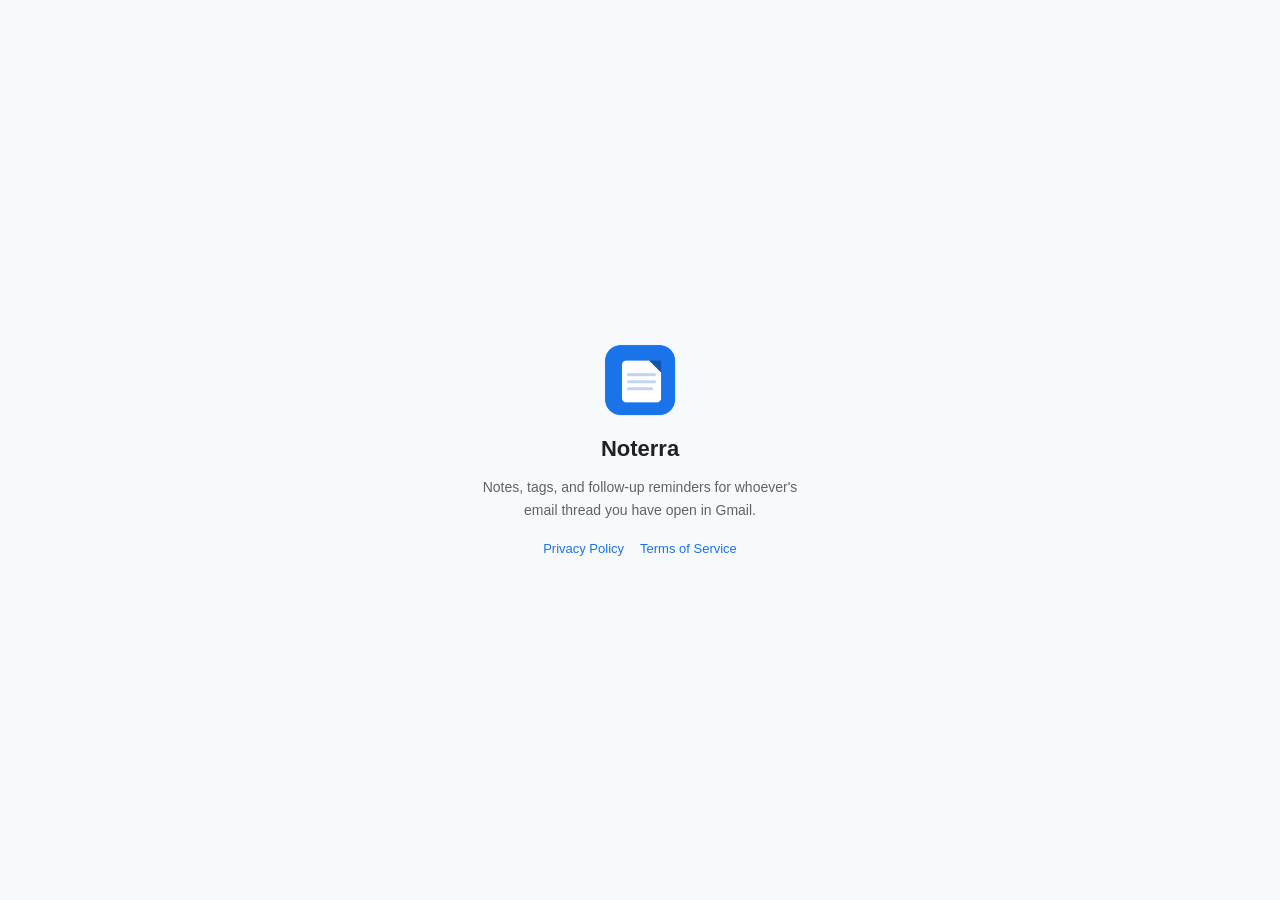
<file: docs/index.html>
<!doctype html>
<html lang="en">
  <head>
    <meta charset="utf-8" />
    <meta name="viewport" content="width=device-width, initial-scale=1" />
    <title>Noterra</title>
    <style>
      :root { color-scheme: light; }
      * { box-sizing: border-box; }
      body {
        margin: 0;
        font-family: -apple-system, BlinkMacSystemFont, "Segoe UI", Roboto, Arial, sans-serif;
        color: #202124;
        background: #f8f9fa;
        min-height: 100vh;
        display: flex;
        align-items: center;
        justify-content: center;
      }
      .card { max-width: 420px; padding: 40px; text-align: center; }
      img { border-radius: 14px; margin-bottom: 16px; }
      h1 { font-size: 22px; margin: 0 0 8px; }
      p { color: #5f6368; font-size: 14px; line-height: 1.6; }
      .links { margin-top: 20px; display: flex; gap: 16px; justify-content: center; }
      a { color: #1a73e8; text-decoration: none; font-size: 13px; }
      a:hover { text-decoration: underline; }
    </style>
  </head>
  <body>
    <div class="card">
      <img src="icon128.png" alt="Noterra" width="72" height="72" />
      <h1>Noterra</h1>
      <p>Notes, tags, and follow-up reminders for whoever's email thread you have open in Gmail.</p>
      <div class="links">
        <a href="privacy.html">Privacy Policy</a>
        <a href="terms.html">Terms of Service</a>
      </div>
    </div>
  </body>
</html>
</file>
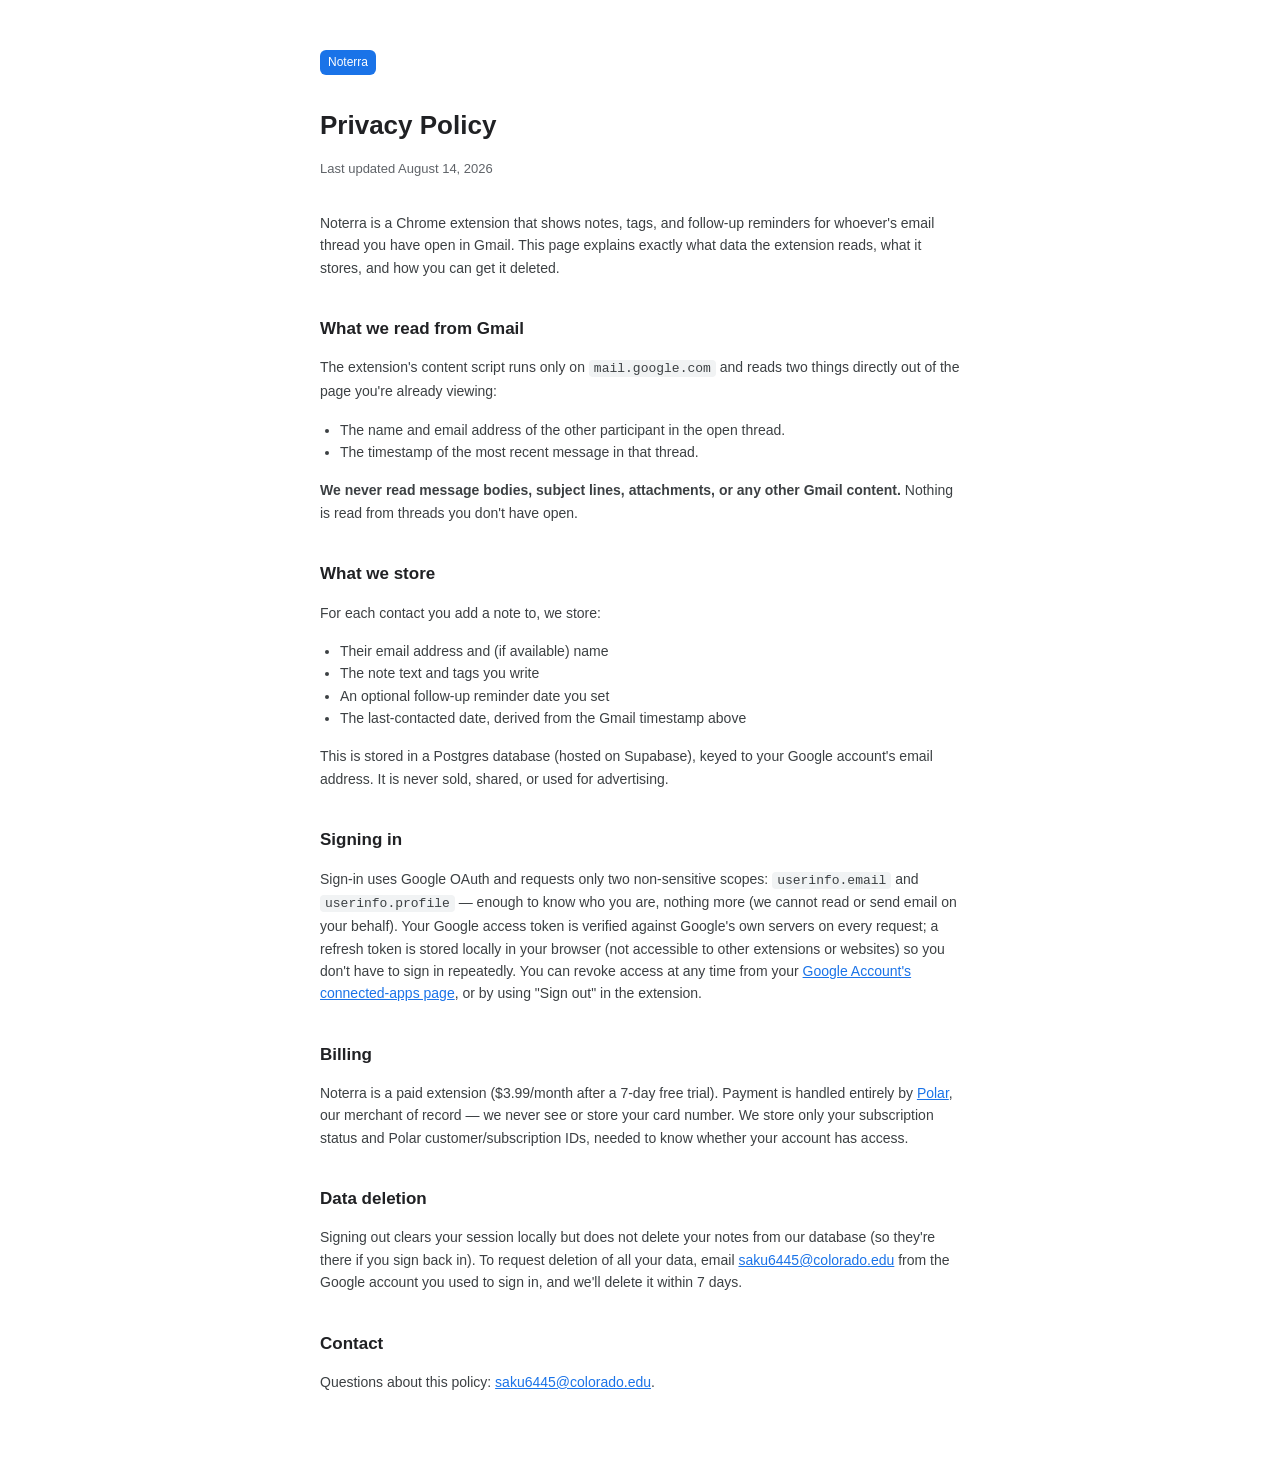
<file: docs/privacy.html>
<!doctype html>
<html lang="en">
  <head>
    <meta charset="utf-8" />
    <meta name="viewport" content="width=device-width, initial-scale=1" />
    <title>Privacy Policy — Noterra</title>
    <style>
      :root { color-scheme: light; }
      * { box-sizing: border-box; }
      body {
        margin: 0;
        font-family: -apple-system, BlinkMacSystemFont, "Segoe UI", Roboto, Arial, sans-serif;
        color: #202124;
        background: #fff;
        line-height: 1.6;
      }
      .wrap { max-width: 680px; margin: 0 auto; padding: 48px 20px 80px; }
      h1 { font-size: 26px; margin-bottom: 4px; }
      .updated { color: #5f6368; font-size: 13px; margin-bottom: 32px; }
      h2 { font-size: 17px; margin-top: 36px; }
      p, li { font-size: 14px; color: #3c4043; }
      ul { padding-left: 20px; }
      code { background: #f1f3f4; padding: 1px 5px; border-radius: 4px; font-size: 13px; }
      a { color: #1a73e8; }
      .badge { display: inline-block; background: #1a73e8; color: #fff; border-radius: 6px; padding: 3px 8px; font-size: 12px; margin-bottom: 12px; }
    </style>
  </head>
  <body>
    <div class="wrap">
      <span class="badge">Noterra</span>
      <h1>Privacy Policy</h1>
      <p class="updated">Last updated August 14, 2026</p>

      <p>
        Noterra is a Chrome extension that shows notes, tags, and follow-up reminders for
        whoever's email thread you have open in Gmail. This page explains exactly what data the
        extension reads, what it stores, and how you can get it deleted.
      </p>

      <h2>What we read from Gmail</h2>
      <p>
        The extension's content script runs only on <code>mail.google.com</code> and reads two
        things directly out of the page you're already viewing:
      </p>
      <ul>
        <li>The name and email address of the other participant in the open thread.</li>
        <li>The timestamp of the most recent message in that thread.</li>
      </ul>
      <p>
        <strong>We never read message bodies, subject lines, attachments, or any other Gmail
        content.</strong> Nothing is read from threads you don't have open.
      </p>

      <h2>What we store</h2>
      <p>For each contact you add a note to, we store:</p>
      <ul>
        <li>Their email address and (if available) name</li>
        <li>The note text and tags you write</li>
        <li>An optional follow-up reminder date you set</li>
        <li>The last-contacted date, derived from the Gmail timestamp above</li>
      </ul>
      <p>
        This is stored in a Postgres database (hosted on Supabase), keyed to your Google account's
        email address. It is never sold, shared, or used for advertising.
      </p>

      <h2>Signing in</h2>
      <p>
        Sign-in uses Google OAuth and requests only two non-sensitive scopes:
        <code>userinfo.email</code> and <code>userinfo.profile</code> — enough to know who you
        are, nothing more (we cannot read or send email on your behalf). Your Google access token
        is verified against Google's own servers on every request; a refresh token is stored
        locally in your browser (not accessible to other extensions or websites) so you don't have
        to sign in repeatedly. You can revoke access at any time from your
        <a href="https://myaccount.google.com/permissions" target="_blank" rel="noopener">Google
        Account's connected-apps page</a>, or by using "Sign out" in the extension.
      </p>

      <h2>Billing</h2>
      <p>
        Noterra is a paid extension ($3.99/month after a 7-day free trial). Payment is handled
        entirely by <a href="https://polar.sh" target="_blank" rel="noopener">Polar</a>, our
        merchant of record — we never see or store your card number. We store only your
        subscription status and Polar customer/subscription IDs, needed to know whether your
        account has access.
      </p>

      <h2>Data deletion</h2>
      <p>
        Signing out clears your session locally but does not delete your notes from our database
        (so they're there if you sign back in). To request deletion of all your data, email
        <a href="mailto:saku6445@colorado.edu">saku6445@colorado.edu</a> from the Google account you
        used to sign in, and we'll delete it within 7 days.
      </p>

      <h2>Contact</h2>
      <p>
        Questions about this policy: <a href="mailto:saku6445@colorado.edu">saku6445@colorado.edu</a>.
      </p>
    </div>
  </body>
</html>
</file>
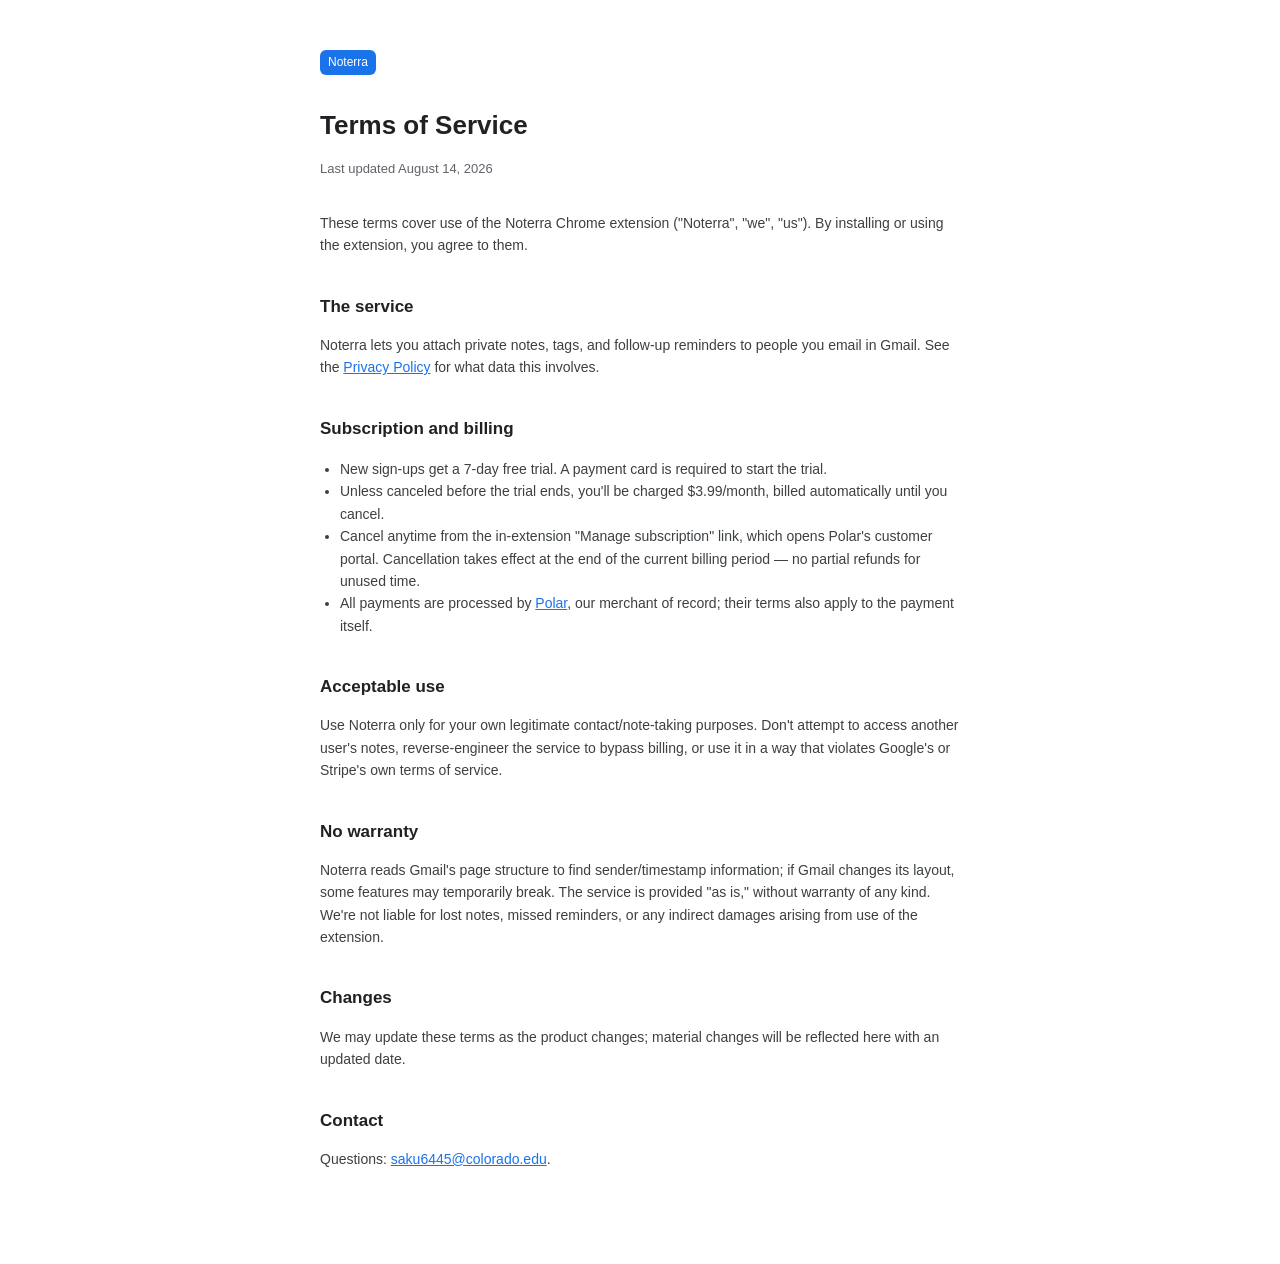
<file: docs/terms.html>
<!doctype html>
<html lang="en">
  <head>
    <meta charset="utf-8" />
    <meta name="viewport" content="width=device-width, initial-scale=1" />
    <title>Terms of Service — Noterra</title>
    <style>
      :root { color-scheme: light; }
      * { box-sizing: border-box; }
      body {
        margin: 0;
        font-family: -apple-system, BlinkMacSystemFont, "Segoe UI", Roboto, Arial, sans-serif;
        color: #202124;
        background: #fff;
        line-height: 1.6;
      }
      .wrap { max-width: 680px; margin: 0 auto; padding: 48px 20px 80px; }
      h1 { font-size: 26px; margin-bottom: 4px; }
      .updated { color: #5f6368; font-size: 13px; margin-bottom: 32px; }
      h2 { font-size: 17px; margin-top: 36px; }
      p, li { font-size: 14px; color: #3c4043; }
      ul { padding-left: 20px; }
      a { color: #1a73e8; }
      .badge { display: inline-block; background: #1a73e8; color: #fff; border-radius: 6px; padding: 3px 8px; font-size: 12px; margin-bottom: 12px; }
    </style>
  </head>
  <body>
    <div class="wrap">
      <span class="badge">Noterra</span>
      <h1>Terms of Service</h1>
      <p class="updated">Last updated August 14, 2026</p>

      <p>
        These terms cover use of the Noterra Chrome extension ("Noterra", "we", "us"). By
        installing or using the extension, you agree to them.
      </p>

      <h2>The service</h2>
      <p>
        Noterra lets you attach private notes, tags, and follow-up reminders to people you
        email in Gmail. See the <a href="privacy.html">Privacy Policy</a> for what data this
        involves.
      </p>

      <h2>Subscription and billing</h2>
      <ul>
        <li>New sign-ups get a 7-day free trial. A payment card is required to start the trial.</li>
        <li>Unless canceled before the trial ends, you'll be charged $3.99/month, billed automatically until you cancel.</li>
        <li>Cancel anytime from the in-extension "Manage subscription" link, which opens Polar's
          customer portal. Cancellation takes effect at the end of the current billing period —
          no partial refunds for unused time.</li>
        <li>All payments are processed by <a href="https://polar.sh" target="_blank" rel="noopener">Polar</a>,
          our merchant of record; their terms also apply to the payment itself.</li>
      </ul>

      <h2>Acceptable use</h2>
      <p>
        Use Noterra only for your own legitimate contact/note-taking purposes. Don't attempt to
        access another user's notes, reverse-engineer the service to bypass billing, or use it in a
        way that violates Google's or Stripe's own terms of service.
      </p>

      <h2>No warranty</h2>
      <p>
        Noterra reads Gmail's page structure to find sender/timestamp information; if Gmail
        changes its layout, some features may temporarily break. The service is provided "as is,"
        without warranty of any kind. We're not liable for lost notes, missed reminders, or any
        indirect damages arising from use of the extension.
      </p>

      <h2>Changes</h2>
      <p>
        We may update these terms as the product changes; material changes will be reflected here
        with an updated date.
      </p>

      <h2>Contact</h2>
      <p>
        Questions: <a href="mailto:saku6445@colorado.edu">saku6445@colorado.edu</a>.
      </p>
    </div>
  </body>
</html>
</file>
